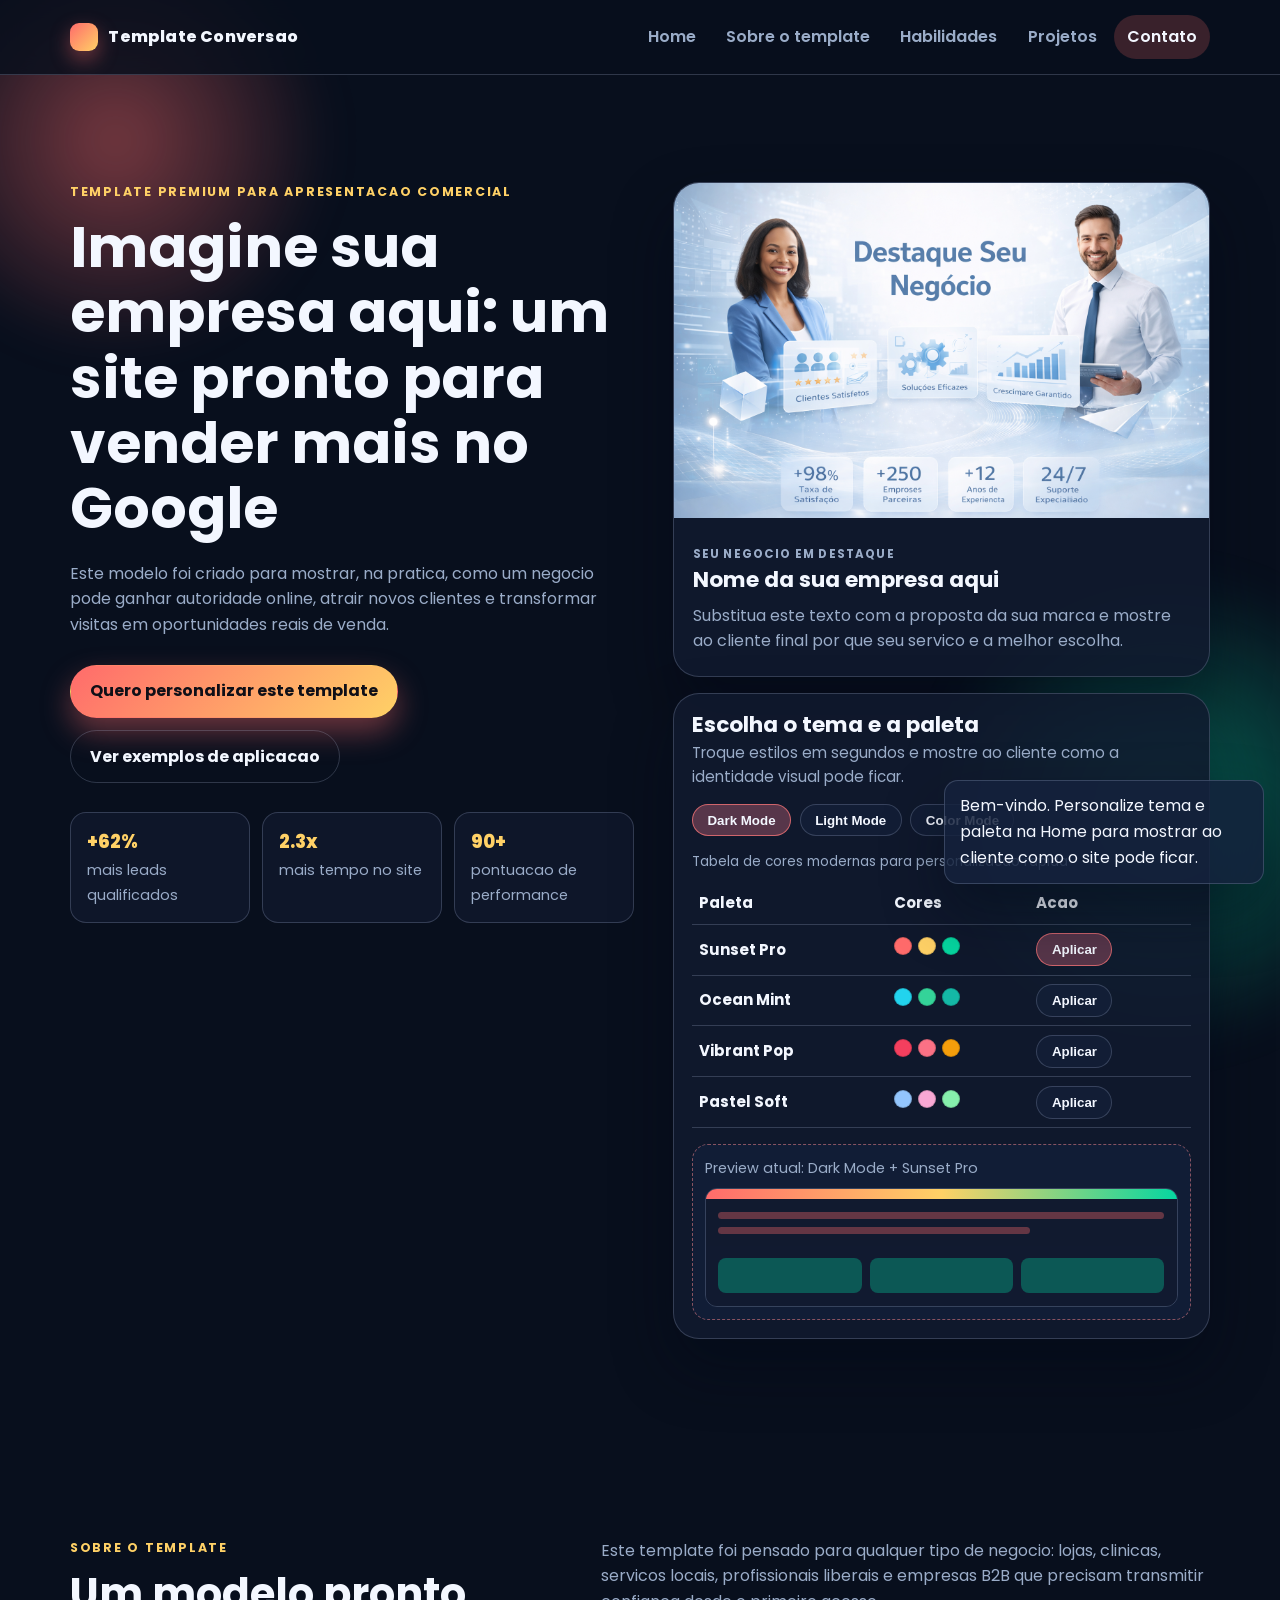
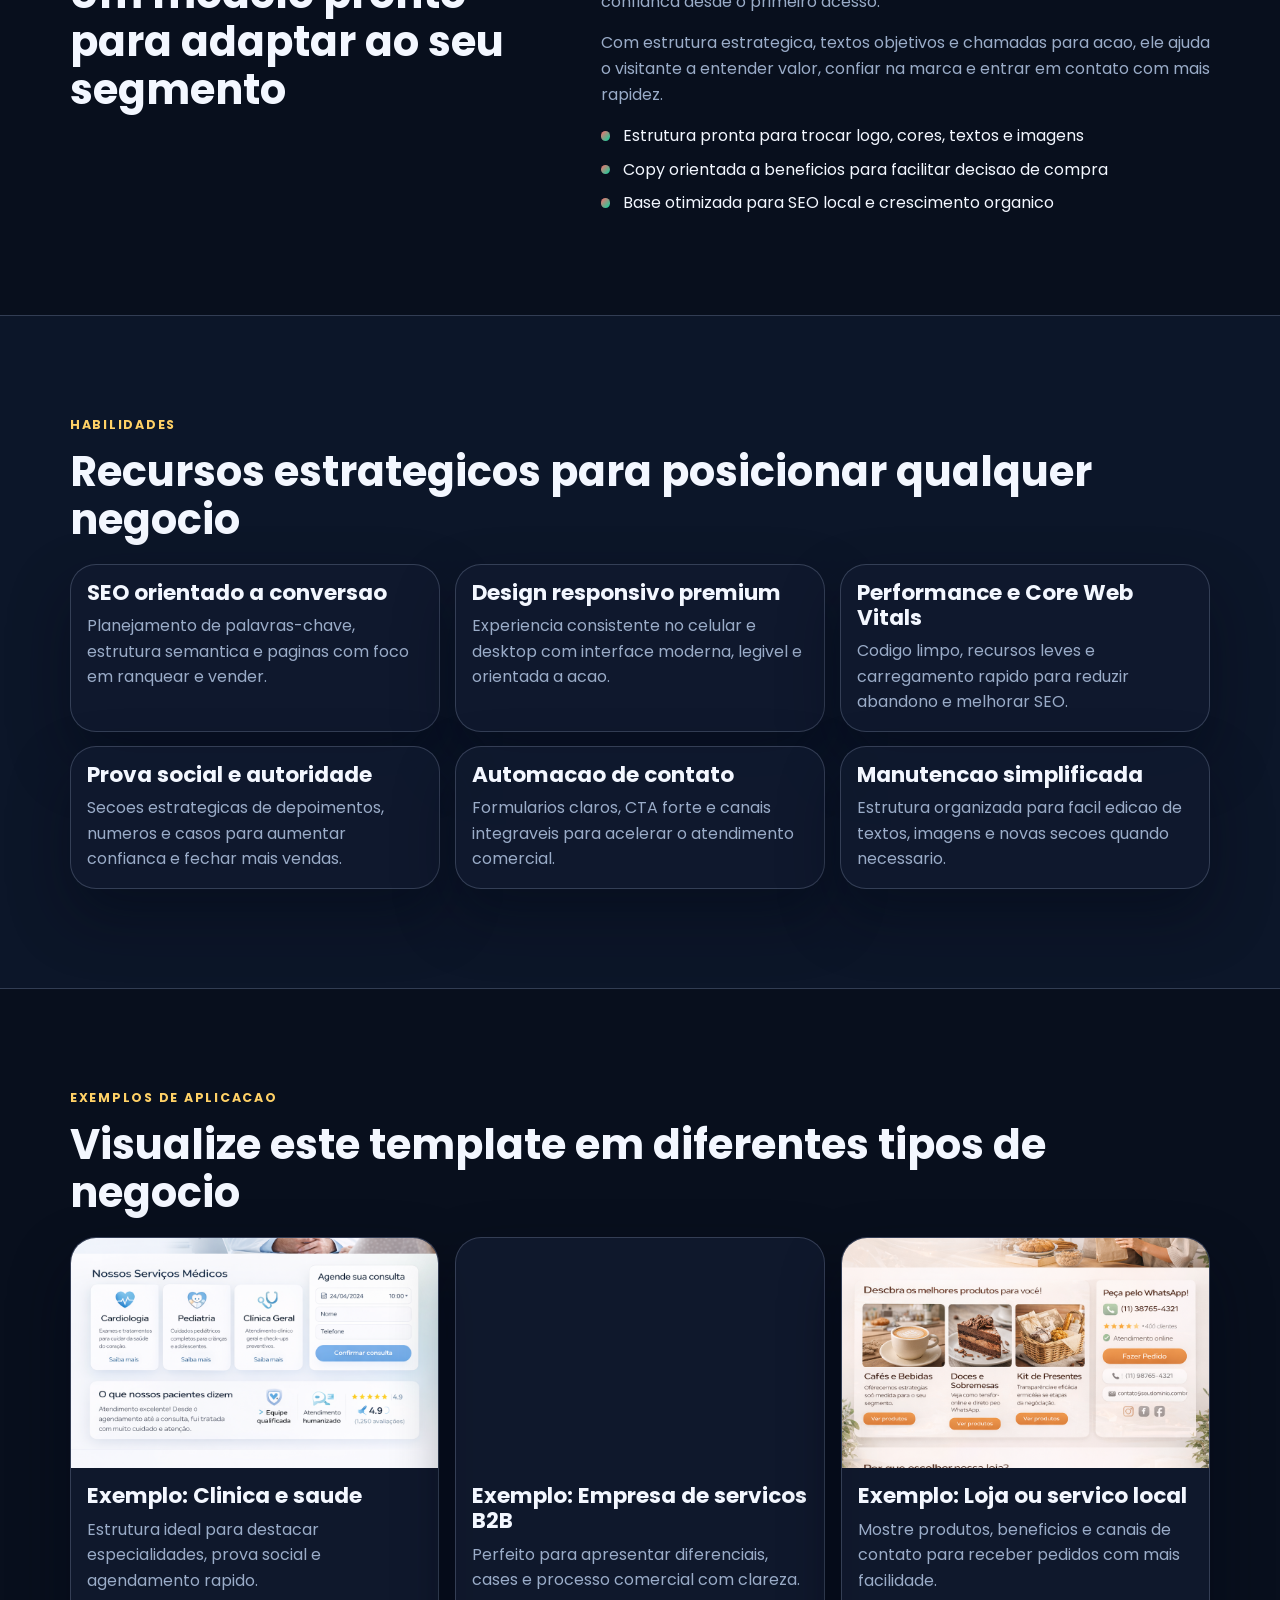
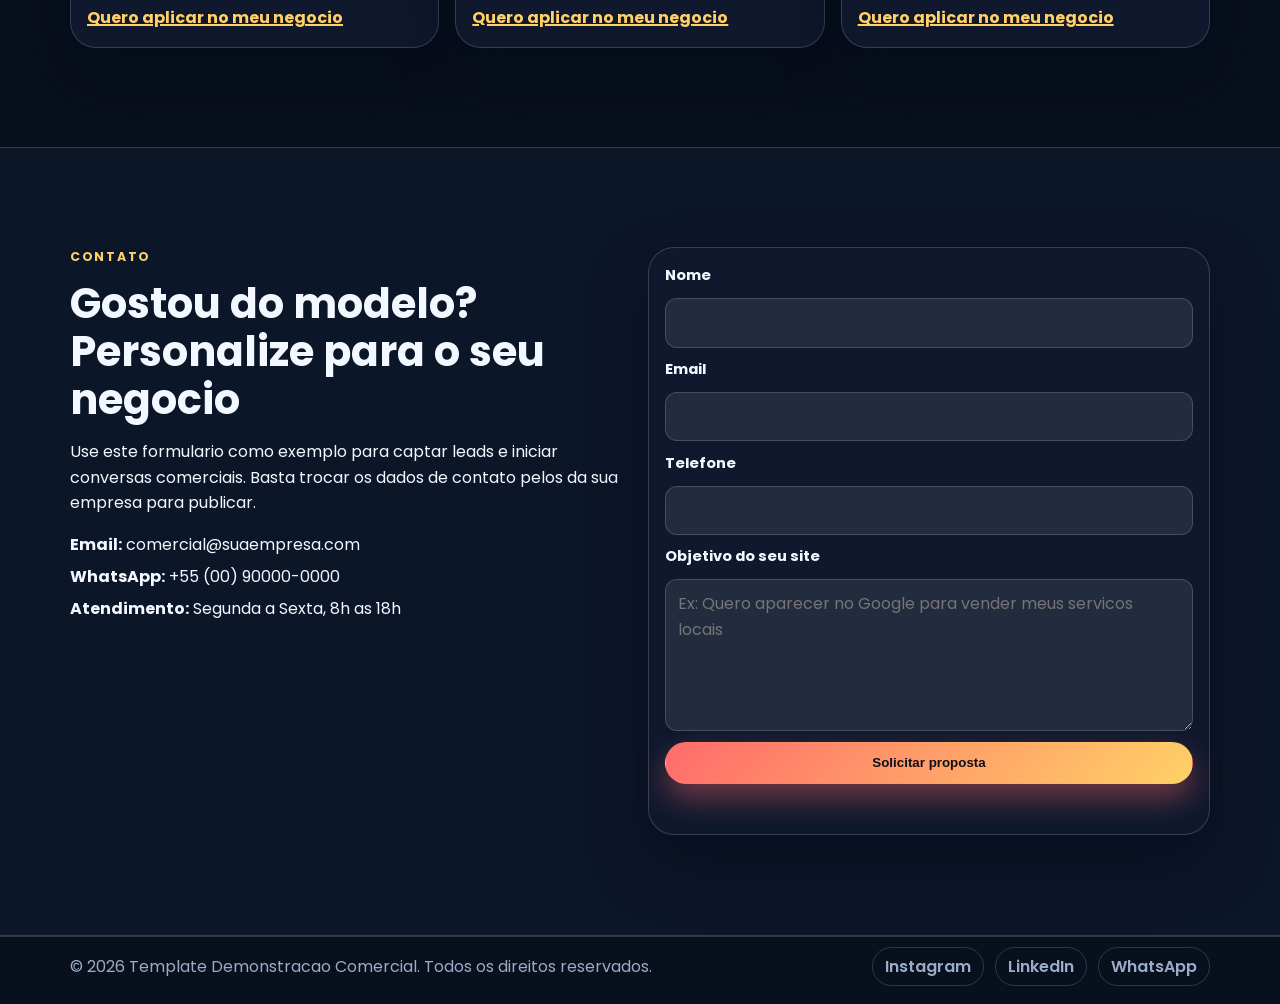
<file: index.html>
﻿<!doctype html>
<html lang="pt-BR" data-theme="dark" data-palette="sunset">
  <head>
    <meta charset="UTF-8" />
    <meta name="viewport" content="width=device-width, initial-scale=1.0" />
    <title>Template Pro Conversao | Site moderno para vender mais</title>
    <meta
      name="description"
      content="Template moderno, responsivo e focado em conversao para vender servicos digitais, ganhar visibilidade no Google e atrair mais clientes."
    />
    <meta
      name="keywords"
      content="site responsivo, template para venda, criacao de sites, SEO, marketing digital, Google"
    />
    <meta name="author" content="Template Demonstracao Comercial" />
    <meta name="theme-color" content="#0f172a" />
    <meta property="og:title" content="Template Pro Conversao" />
    <meta
      property="og:description"
      content="Mostre valor, gere autoridade e converta visitantes em clientes com um site rapido e moderno."
    />
    <meta property="og:type" content="website" />
    <link rel="preconnect" href="https://fonts.googleapis.com" />
    <link rel="preconnect" href="https://fonts.gstatic.com" crossorigin />
    <link
      href="https://fonts.googleapis.com/css2?family=Poppins:wght@400;500;600;700;800&display=swap"
      rel="stylesheet"
    />
    <link rel="stylesheet" href="assets/css/style.css" />
  </head>
  <body>
    <a class="skip-link" href="#main-content">Pular para o conteudo principal</a>

    <header class="site-header" id="topo">
      <div class="container nav-wrap">
        <a class="brand" href="#home" aria-label="Ir para Home">
          <span class="brand-mark" aria-hidden="true"></span>
          <span>Template Conversao</span>
        </a>

        <button
          class="menu-toggle"
          type="button"
          aria-expanded="false"
          aria-controls="main-nav"
          aria-label="Abrir menu"
        >
          <span></span>
          <span></span>
          <span></span>
        </button>

        <nav class="main-nav" id="main-nav" aria-label="Menu principal">
          <ul>
            <li><a href="#home">Home</a></li>
            <li><a href="#sobre">Sobre o template</a></li>
            <li><a href="#habilidades">Habilidades</a></li>
            <li><a href="#projetos">Projetos</a></li>
            <li><a href="#contato">Contato</a></li>
          </ul>
        </nav>
      </div>
    </header>

    <main id="main-content">
      <section class="hero section" id="home" aria-labelledby="home-title">
        <div class="container hero-grid">
          <div class="hero-copy reveal">
            <p class="eyebrow">Template premium para apresentacao comercial</p>
            <h1 id="home-title">Imagine sua empresa aqui: um site pronto para vender mais no Google</h1>
            <p class="lead">
              Este modelo foi criado para mostrar, na pratica, como um negocio pode ganhar autoridade online, atrair
              novos clientes e transformar visitas em oportunidades reais de venda.
            </p>
            <div class="cta-group">
              <a class="btn btn-primary" href="#contato">Quero personalizar este template</a>
              <a class="btn btn-ghost" href="#projetos">Ver exemplos de aplicacao</a>
            </div>
            <ul class="metric-list" aria-label="Resultados esperados">
              <li><strong>+62%</strong><span>mais leads qualificados</span></li>
              <li><strong>2.3x</strong><span>mais tempo no site</span></li>
              <li><strong>90+</strong><span>pontuacao de performance</span></li>
            </ul>
          </div>

          <div class="hero-showcase reveal">
            <article class="profile-card" aria-label="Exemplo de apresentacao comercial">
              <img
                src="assets/img/assetsimgproject-detail-01.png"
                alt="Imagem de exemplo para apresentacao de negocio online"
                loading="eager"
                decoding="async"
              />
              <div class="profile-content">
                <p class="profile-role">Seu negocio em destaque</p>
                <h2>Nome da sua empresa aqui</h2>
                <p>
                  Substitua este texto com a proposta da sua marca e mostre ao cliente final por que seu servico e a melhor escolha.
                </p>
              </div>
            </article>

            <article class="theme-lab" aria-labelledby="theme-lab-title">
              <h3 id="theme-lab-title">Escolha o tema e a paleta</h3>
              <p class="subtle">Troque estilos em segundos e mostre ao cliente como a identidade visual pode ficar.</p>

              <div class="theme-buttons" role="group" aria-label="Selecionar tema">
                <button type="button" class="chip" data-set-theme="dark">Dark Mode</button>
                <button type="button" class="chip" data-set-theme="light">Light Mode</button>
                <button type="button" class="chip" data-set-theme="pro">Color Mode</button>
              </div>

              <div class="table-wrap" role="region" aria-label="Tabela de paletas de cor">
                <table class="color-table">
                  <caption>
                    Tabela de cores modernas para personalizacao rapida
                  </caption>
                  <thead>
                    <tr>
                      <th scope="col">Paleta</th>
                      <th scope="col">Cores</th>
                      <th scope="col">Acao</th>
                    </tr>
                  </thead>
                  <tbody>
                    <tr>
                      <th scope="row">Sunset Pro</th>
                      <td>
                        <div class="swatches" aria-hidden="true">
                          <span class="sw-sunset-1"></span>
                          <span class="sw-sunset-2"></span>
                          <span class="sw-sunset-3"></span>
                        </div>
                      </td>
                      <td><button type="button" class="table-btn" data-set-palette="sunset">Aplicar</button></td>
                    </tr>
                    <tr>
                      <th scope="row">Ocean Mint</th>
                      <td>
                        <div class="swatches" aria-hidden="true">
                          <span class="sw-ocean-1"></span>
                          <span class="sw-ocean-2"></span>
                          <span class="sw-ocean-3"></span>
                        </div>
                      </td>
                      <td><button type="button" class="table-btn" data-set-palette="ocean">Aplicar</button></td>
                    </tr>
                    <tr>
                      <th scope="row">Vibrant Pop</th>
                      <td>
                        <div class="swatches" aria-hidden="true">
                          <span class="sw-vibrant-1"></span>
                          <span class="sw-vibrant-2"></span>
                          <span class="sw-vibrant-3"></span>
                        </div>
                      </td>
                      <td><button type="button" class="table-btn" data-set-palette="vibrant">Aplicar</button></td>
                    </tr>
                    <tr>
                      <th scope="row">Pastel Soft</th>
                      <td>
                        <div class="swatches" aria-hidden="true">
                          <span class="sw-pastel-1"></span>
                          <span class="sw-pastel-2"></span>
                          <span class="sw-pastel-3"></span>
                        </div>
                      </td>
                      <td><button type="button" class="table-btn" data-set-palette="pastel">Aplicar</button></td>
                    </tr>
                  </tbody>
                </table>
              </div>

              <div class="live-preview" aria-live="polite">
                <p id="preview-label" class="preview-label">Preview atual: Dark Mode + Sunset Pro</p>
                <div class="preview-window" aria-hidden="true">
                  <div class="preview-topbar"></div>
                  <div class="preview-hero">
                    <span></span>
                    <span></span>
                  </div>
                  <div class="preview-cards">
                    <i></i><i></i><i></i>
                  </div>
                </div>
              </div>
            </article>
          </div>
        </div>
      </section>

      <section class="section" id="sobre" aria-labelledby="sobre-title">
        <div class="container split reveal">
          <div>
            <p class="eyebrow">Sobre o template</p>
            <h2 id="sobre-title">Um modelo pronto para adaptar ao seu segmento</h2>
          </div>
          <div class="about-copy">
            <p>
              Este template foi pensado para qualquer tipo de negocio: lojas, clinicas, servicos locais, profissionais liberais
              e empresas B2B que precisam transmitir confianca desde o primeiro acesso.
            </p>
            <p>
              Com estrutura estrategica, textos objetivos e chamadas para acao, ele ajuda o visitante a entender valor, confiar
              na marca e entrar em contato com mais rapidez.
            </p>
            <ul class="check-list">
              <li>Estrutura pronta para trocar logo, cores, textos e imagens</li>
              <li>Copy orientada a beneficios para facilitar decisao de compra</li>
              <li>Base otimizada para SEO local e crescimento organico</li>
            </ul>
          </div>
        </div>
      </section>

      <section class="section alt" id="habilidades" aria-labelledby="habilidades-title">
        <div class="container reveal">
          <p class="eyebrow">Habilidades</p>
          <h2 id="habilidades-title">Recursos estrategicos para posicionar qualquer negocio</h2>
          <div class="skills-grid">
            <article class="skill-card">
              <h3>SEO orientado a conversao</h3>
              <p>Planejamento de palavras-chave, estrutura semantica e paginas com foco em ranquear e vender.</p>
            </article>
            <article class="skill-card">
              <h3>Design responsivo premium</h3>
              <p>Experiencia consistente no celular e desktop com interface moderna, legivel e orientada a acao.</p>
            </article>
            <article class="skill-card">
              <h3>Performance e Core Web Vitals</h3>
              <p>Codigo limpo, recursos leves e carregamento rapido para reduzir abandono e melhorar SEO.</p>
            </article>
            <article class="skill-card">
              <h3>Prova social e autoridade</h3>
              <p>Secoes estrategicas de depoimentos, numeros e casos para aumentar confianca e fechar mais vendas.</p>
            </article>
            <article class="skill-card">
              <h3>Automacao de contato</h3>
              <p>Formularios claros, CTA forte e canais integraveis para acelerar o atendimento comercial.</p>
            </article>
            <article class="skill-card">
              <h3>Manutencao simplificada</h3>
              <p>Estrutura organizada para facil edicao de textos, imagens e novas secoes quando necessario.</p>
            </article>
          </div>
        </div>
      </section>

      <section class="section" id="projetos" aria-labelledby="projetos-title">
        <div class="container reveal">
          <p class="eyebrow">Exemplos de aplicacao</p>
          <h2 id="projetos-title">Visualize este template em diferentes tipos de negocio</h2>
          <div class="projects-grid">
            <article class="project-card">
              <img
                src="assets/img/project-detail-08.png"
                alt="Exemplo de landing page para servicos locais"
                loading="lazy"
                decoding="async"
              />
              <div class="project-body">
                <h3>Exemplo: Clinica e saude</h3>
                <p>Estrutura ideal para destacar especialidades, prova social e agendamento rapido.</p>
                <a href="#contato">Quero aplicar no meu negocio</a>
              </div>
            </article>
            <article class="project-card">
              <img
                src="assets/img/project-detail-17.png"
                alt="Exemplo de site institucional para empresas B2B"
                loading="lazy"
                decoding="async"
              />
              <div class="project-body">
                <h3>Exemplo: Empresa de servicos B2B</h3>
                <p>Perfeito para apresentar diferenciais, cases e processo comercial com clareza.</p>
                <a href="#contato">Quero aplicar no meu negocio</a>
              </div>
            </article>
            <article class="project-card">
              <img
                src="assets/img/Loja local com produtos e benefícios.png"
                alt="Exemplo de portfolio digital para pequenos negocios"
                loading="lazy"
                decoding="async"
              />
              <div class="project-body">
                <h3>Exemplo: Loja ou servico local</h3>
                <p>Mostre produtos, beneficios e canais de contato para receber pedidos com mais facilidade.</p>
                <a href="#contato">Quero aplicar no meu negocio</a>
              </div>
            </article>
          </div>
        </div>
      </section>

      <section class="section alt" id="contato" aria-labelledby="contato-title">
        <div class="container contact-grid reveal">
          <div>
            <p class="eyebrow">Contato</p>
            <h2 id="contato-title">Gostou do modelo? Personalize para o seu negocio</h2>
            <p>
              Use este formulario como exemplo para captar leads e iniciar conversas comerciais. Basta trocar os dados de contato
              pelos da sua empresa para publicar.
            </p>
            <ul class="contact-list">
              <li><strong>Email:</strong> comercial@suaempresa.com</li>
              <li><strong>WhatsApp:</strong> +55 (00) 90000-0000</li>
              <li><strong>Atendimento:</strong> Segunda a Sexta, 8h as 18h</li>
            </ul>
          </div>

          <form class="contact-form" id="contact-form" action="#" method="post" novalidate>
            <label for="nome">Nome</label>
            <input id="nome" name="nome" type="text" autocomplete="name" required />

            <label for="email">Email</label>
            <input id="email" name="email" type="email" autocomplete="email" required />

            <label for="telefone">Telefone</label>
            <input id="telefone" name="telefone" type="tel" autocomplete="tel" />

            <label for="mensagem">Objetivo do seu site</label>
            <textarea
              id="mensagem"
              name="mensagem"
              rows="5"
              placeholder="Ex: Quero aparecer no Google para vender meus servicos locais"
              required
            ></textarea>

            <button class="btn btn-primary" type="submit">Solicitar proposta</button>
            <p class="form-feedback" id="form-feedback" role="status" aria-live="polite"></p>
          </form>
        </div>
      </section>
    </main>

    <footer class="site-footer">
      <div class="container footer-grid">
        <p>© <span id="year"></span> Template Demonstracao Comercial. Todos os direitos reservados.</p>
        <ul class="social-links" aria-label="Redes sociais">
          <li><a>Instagram</a></li>
          <li><a>LinkedIn</a></li>
          <li><a>WhatsApp</a></li>
        </ul>
      </div>
    </footer>

    <script src="assets/js/script.js" defer></script>
  </body>
</html>
</file>
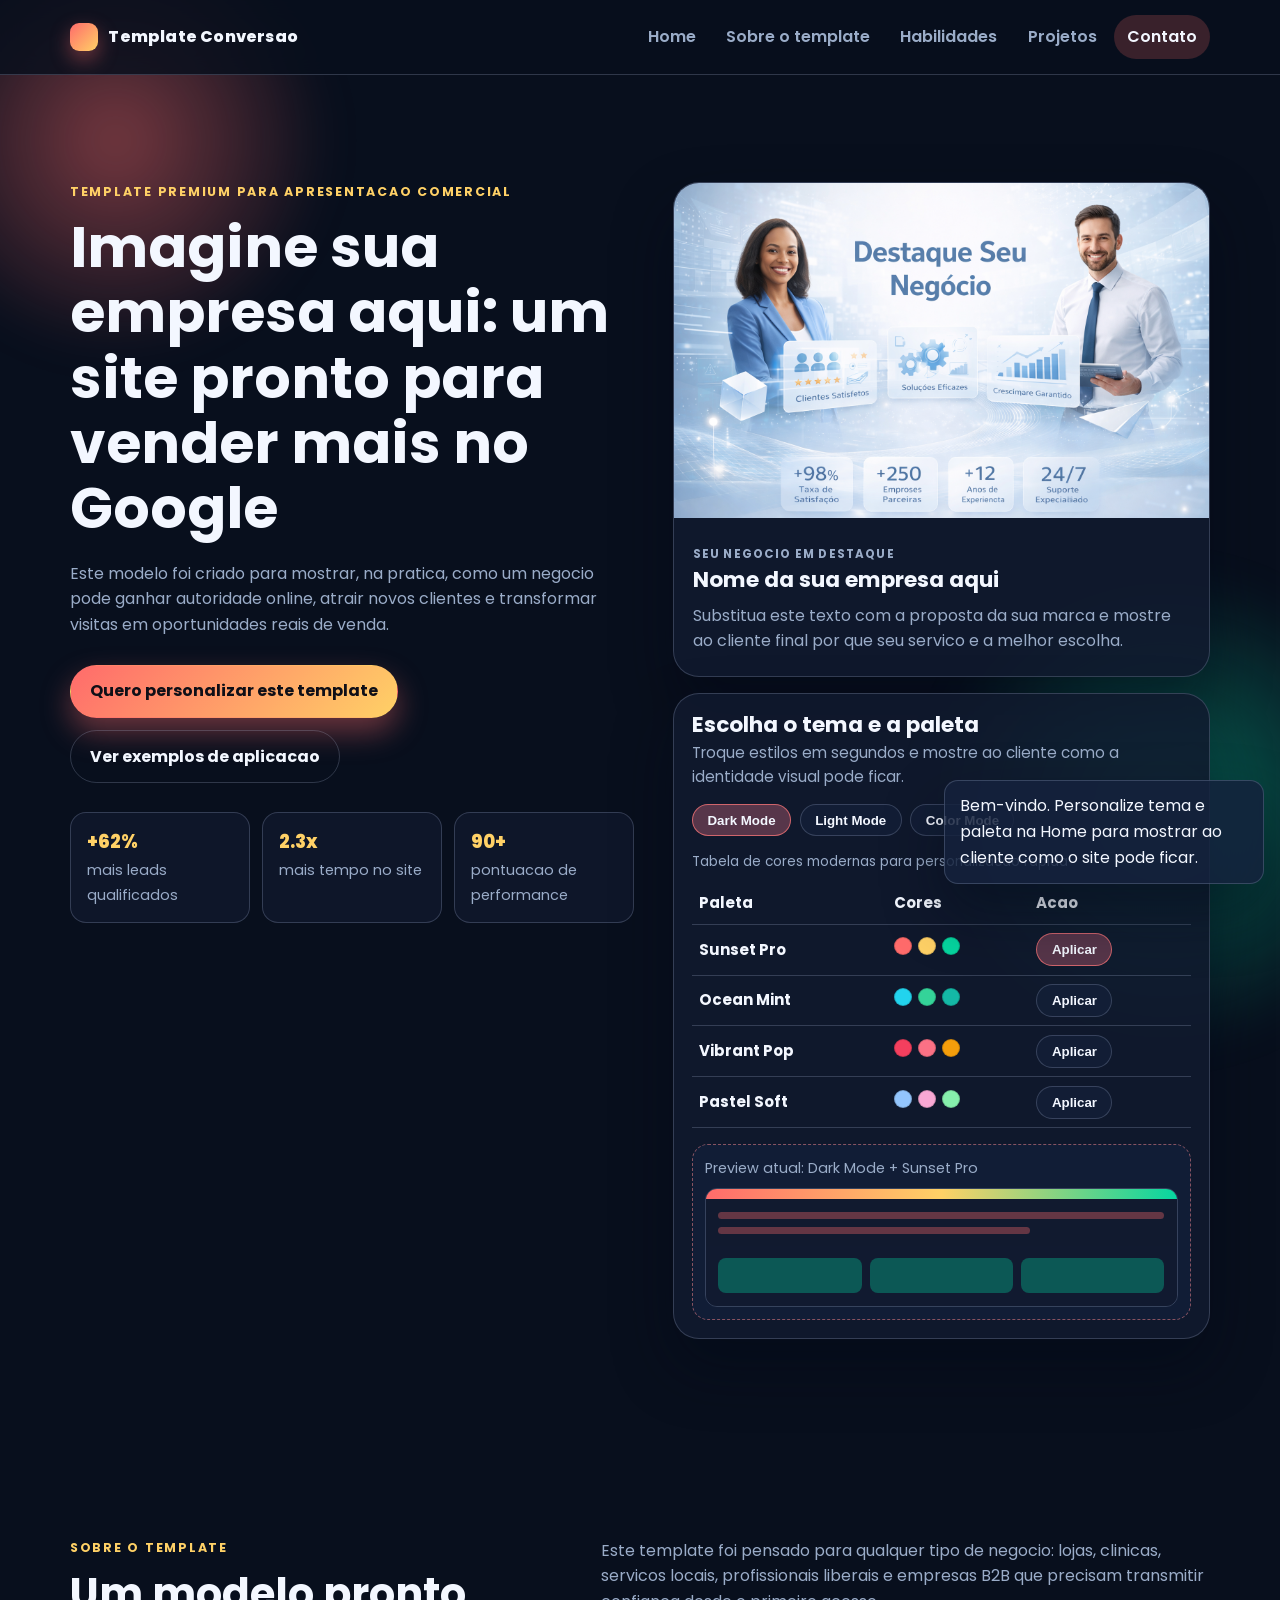
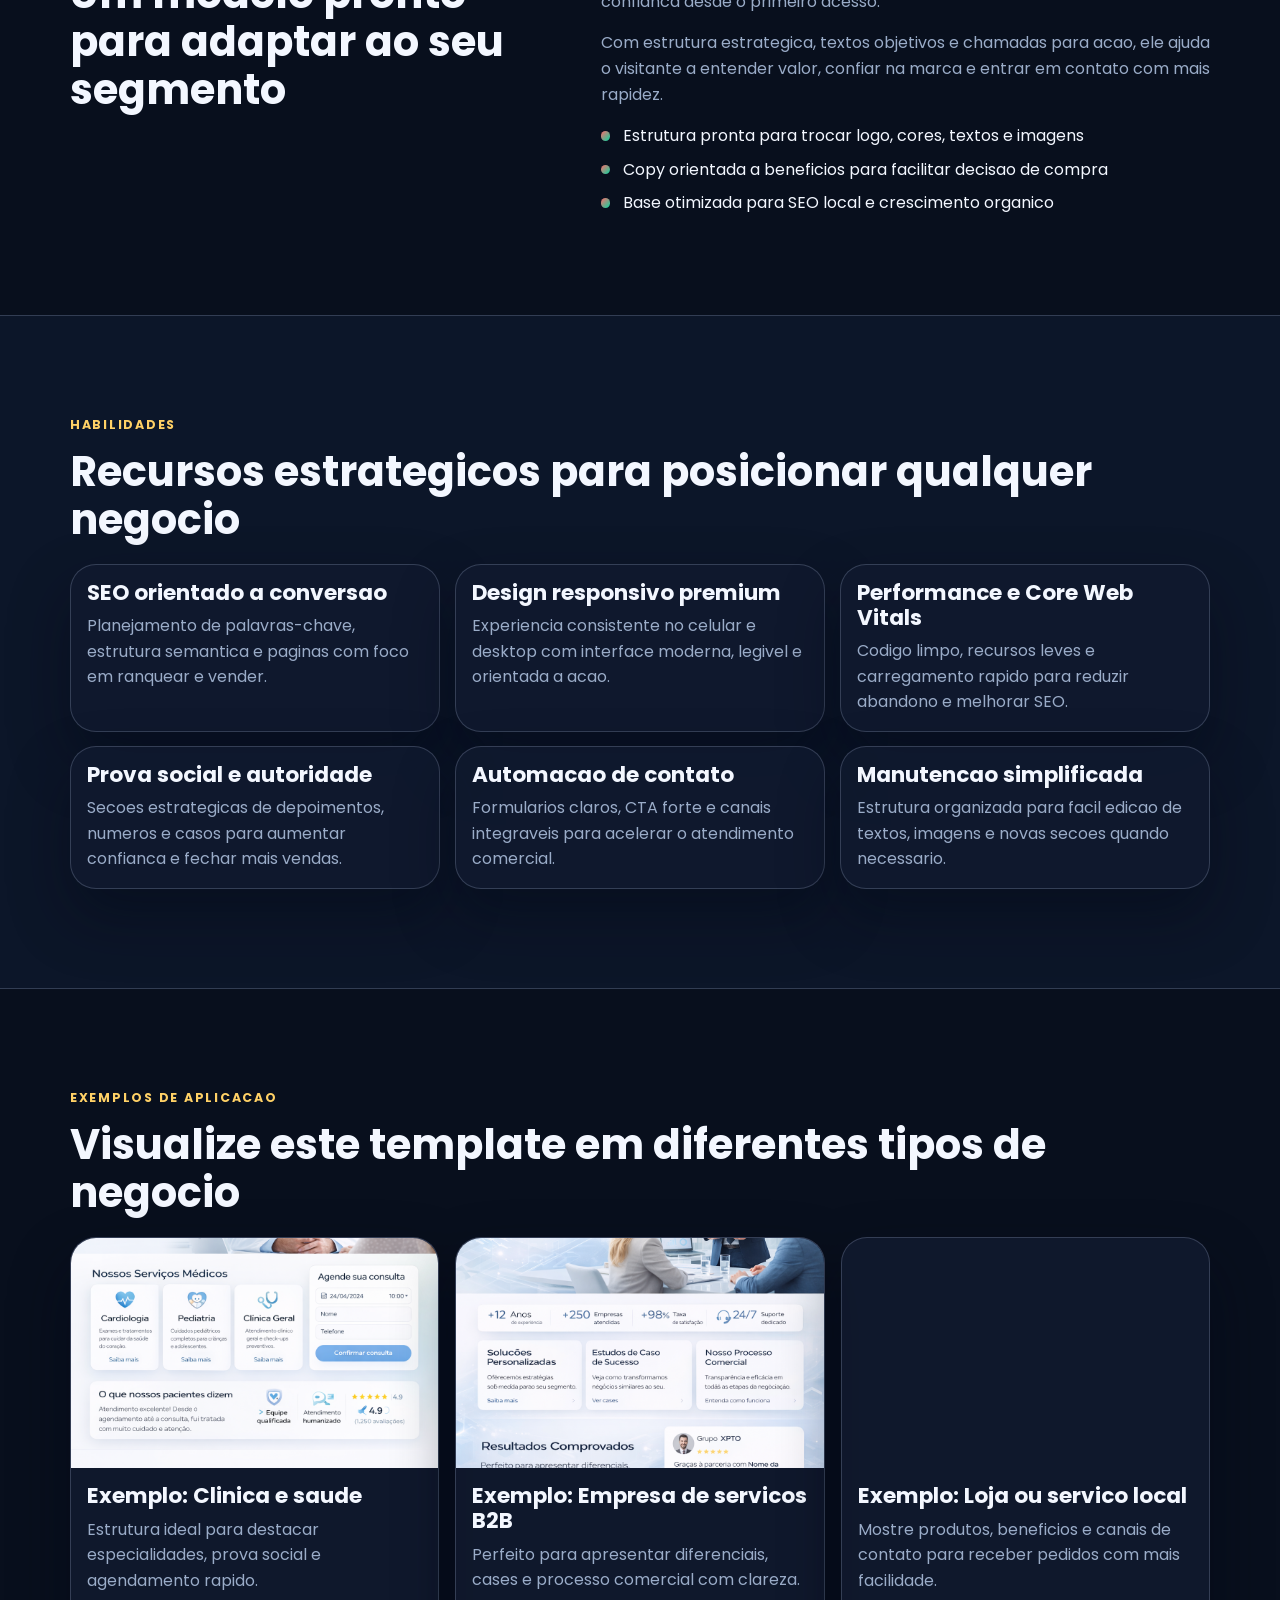
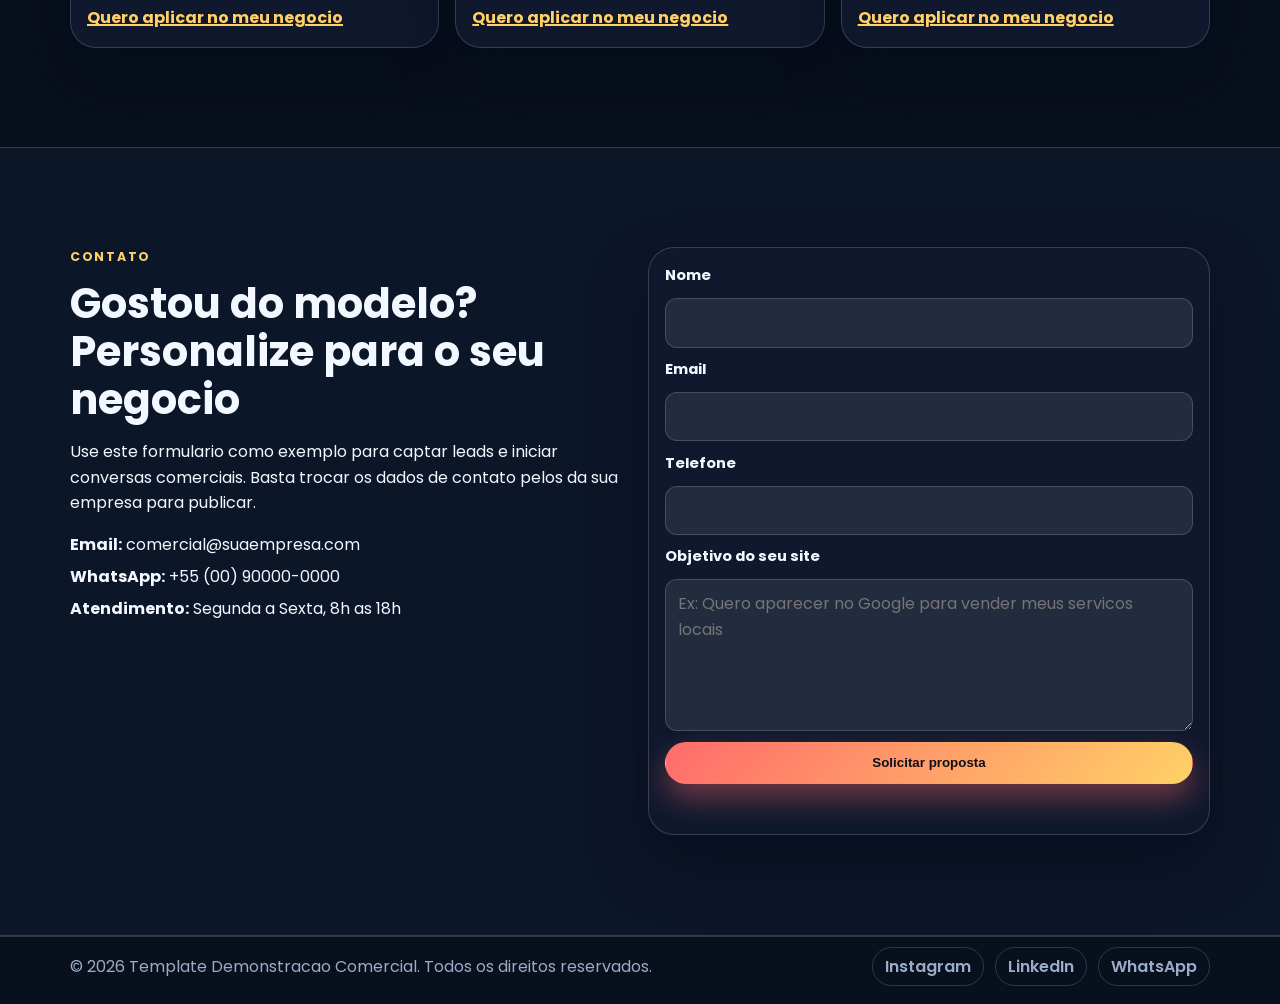
<file: template/index.html>
﻿<!doctype html>
<html lang="pt-BR" data-theme="dark" data-palette="sunset">
  <head>
    <meta charset="UTF-8" />
    <meta name="viewport" content="width=device-width, initial-scale=1.0" />
    <title>Template Pro Conversao | Site moderno para vender mais</title>
    <meta
      name="description"
      content="Template moderno, responsivo e focado em conversao para vender servicos digitais, ganhar visibilidade no Google e atrair mais clientes."
    />
    <meta
      name="keywords"
      content="site responsivo, template para venda, criacao de sites, SEO, marketing digital, Google"
    />
    <meta name="author" content="Template Demonstracao Comercial" />
    <meta name="theme-color" content="#0f172a" />
    <meta property="og:title" content="Template Pro Conversao" />
    <meta
      property="og:description"
      content="Mostre valor, gere autoridade e converta visitantes em clientes com um site rapido e moderno."
    />
    <meta property="og:type" content="website" />
    <link rel="preconnect" href="https://fonts.googleapis.com" />
    <link rel="preconnect" href="https://fonts.gstatic.com" crossorigin />
    <link
      href="https://fonts.googleapis.com/css2?family=Poppins:wght@400;500;600;700;800&display=swap"
      rel="stylesheet"
    />
    <link rel="stylesheet" href="assets/css/style.css" />
  </head>
  <body>
    <a class="skip-link" href="#main-content">Pular para o conteudo principal</a>

    <header class="site-header" id="topo">
      <div class="container nav-wrap">
        <a class="brand" href="#home" aria-label="Ir para Home">
          <span class="brand-mark" aria-hidden="true"></span>
          <span>Template Conversao</span>
        </a>

        <button
          class="menu-toggle"
          type="button"
          aria-expanded="false"
          aria-controls="main-nav"
          aria-label="Abrir menu"
        >
          <span></span>
          <span></span>
          <span></span>
        </button>

        <nav class="main-nav" id="main-nav" aria-label="Menu principal">
          <ul>
            <li><a href="#home">Home</a></li>
            <li><a href="#sobre">Sobre o template</a></li>
            <li><a href="#habilidades">Habilidades</a></li>
            <li><a href="#projetos">Projetos</a></li>
            <li><a href="#contato">Contato</a></li>
          </ul>
        </nav>
      </div>
    </header>

    <main id="main-content">
      <section class="hero section" id="home" aria-labelledby="home-title">
        <div class="container hero-grid">
          <div class="hero-copy reveal">
            <p class="eyebrow">Template premium para apresentacao comercial</p>
            <h1 id="home-title">Imagine sua empresa aqui: um site pronto para vender mais no Google</h1>
            <p class="lead">
              Este modelo foi criado para mostrar, na pratica, como um negocio pode ganhar autoridade online, atrair
              novos clientes e transformar visitas em oportunidades reais de venda.
            </p>
            <div class="cta-group">
              <a class="btn btn-primary" href="#contato">Quero personalizar este template</a>
              <a class="btn btn-ghost" href="#projetos">Ver exemplos de aplicacao</a>
            </div>
            <ul class="metric-list" aria-label="Resultados esperados">
              <li><strong>+62%</strong><span>mais leads qualificados</span></li>
              <li><strong>2.3x</strong><span>mais tempo no site</span></li>
              <li><strong>90+</strong><span>pontuacao de performance</span></li>
            </ul>
          </div>

          <div class="hero-showcase reveal">
            <article class="profile-card" aria-label="Exemplo de apresentacao comercial">
              <img
                src="assets/img/assetsimgproject-detail-01.png"
                alt="Imagem de exemplo para apresentacao de negocio online"
                loading="eager"
                decoding="async"
              />
              <div class="profile-content">
                <p class="profile-role">Seu negocio em destaque</p>
                <h2>Nome da sua empresa aqui</h2>
                <p>
                  Substitua este texto com a proposta da sua marca e mostre ao cliente final por que seu servico e a melhor escolha.
                </p>
              </div>
            </article>

            <article class="theme-lab" aria-labelledby="theme-lab-title">
              <h3 id="theme-lab-title">Escolha o tema e a paleta</h3>
              <p class="subtle">Troque estilos em segundos e mostre ao cliente como a identidade visual pode ficar.</p>

              <div class="theme-buttons" role="group" aria-label="Selecionar tema">
                <button type="button" class="chip" data-set-theme="dark">Dark Mode</button>
                <button type="button" class="chip" data-set-theme="light">Light Mode</button>
                <button type="button" class="chip" data-set-theme="pro">Color Mode</button>
              </div>

              <div class="table-wrap" role="region" aria-label="Tabela de paletas de cor">
                <table class="color-table">
                  <caption>
                    Tabela de cores modernas para personalizacao rapida
                  </caption>
                  <thead>
                    <tr>
                      <th scope="col">Paleta</th>
                      <th scope="col">Cores</th>
                      <th scope="col">Acao</th>
                    </tr>
                  </thead>
                  <tbody>
                    <tr>
                      <th scope="row">Sunset Pro</th>
                      <td>
                        <div class="swatches" aria-hidden="true">
                          <span class="sw-sunset-1"></span>
                          <span class="sw-sunset-2"></span>
                          <span class="sw-sunset-3"></span>
                        </div>
                      </td>
                      <td><button type="button" class="table-btn" data-set-palette="sunset">Aplicar</button></td>
                    </tr>
                    <tr>
                      <th scope="row">Ocean Mint</th>
                      <td>
                        <div class="swatches" aria-hidden="true">
                          <span class="sw-ocean-1"></span>
                          <span class="sw-ocean-2"></span>
                          <span class="sw-ocean-3"></span>
                        </div>
                      </td>
                      <td><button type="button" class="table-btn" data-set-palette="ocean">Aplicar</button></td>
                    </tr>
                    <tr>
                      <th scope="row">Vibrant Pop</th>
                      <td>
                        <div class="swatches" aria-hidden="true">
                          <span class="sw-vibrant-1"></span>
                          <span class="sw-vibrant-2"></span>
                          <span class="sw-vibrant-3"></span>
                        </div>
                      </td>
                      <td><button type="button" class="table-btn" data-set-palette="vibrant">Aplicar</button></td>
                    </tr>
                    <tr>
                      <th scope="row">Pastel Soft</th>
                      <td>
                        <div class="swatches" aria-hidden="true">
                          <span class="sw-pastel-1"></span>
                          <span class="sw-pastel-2"></span>
                          <span class="sw-pastel-3"></span>
                        </div>
                      </td>
                      <td><button type="button" class="table-btn" data-set-palette="pastel">Aplicar</button></td>
                    </tr>
                  </tbody>
                </table>
              </div>

              <div class="live-preview" aria-live="polite">
                <p id="preview-label" class="preview-label">Preview atual: Dark Mode + Sunset Pro</p>
                <div class="preview-window" aria-hidden="true">
                  <div class="preview-topbar"></div>
                  <div class="preview-hero">
                    <span></span>
                    <span></span>
                  </div>
                  <div class="preview-cards">
                    <i></i><i></i><i></i>
                  </div>
                </div>
              </div>
            </article>
          </div>
        </div>
      </section>

      <section class="section" id="sobre" aria-labelledby="sobre-title">
        <div class="container split reveal">
          <div>
            <p class="eyebrow">Sobre o template</p>
            <h2 id="sobre-title">Um modelo pronto para adaptar ao seu segmento</h2>
          </div>
          <div class="about-copy">
            <p>
              Este template foi pensado para qualquer tipo de negocio: lojas, clinicas, servicos locais, profissionais liberais
              e empresas B2B que precisam transmitir confianca desde o primeiro acesso.
            </p>
            <p>
              Com estrutura estrategica, textos objetivos e chamadas para acao, ele ajuda o visitante a entender valor, confiar
              na marca e entrar em contato com mais rapidez.
            </p>
            <ul class="check-list">
              <li>Estrutura pronta para trocar logo, cores, textos e imagens</li>
              <li>Copy orientada a beneficios para facilitar decisao de compra</li>
              <li>Base otimizada para SEO local e crescimento organico</li>
            </ul>
          </div>
        </div>
      </section>

      <section class="section alt" id="habilidades" aria-labelledby="habilidades-title">
        <div class="container reveal">
          <p class="eyebrow">Habilidades</p>
          <h2 id="habilidades-title">Recursos estrategicos para posicionar qualquer negocio</h2>
          <div class="skills-grid">
            <article class="skill-card">
              <h3>SEO orientado a conversao</h3>
              <p>Planejamento de palavras-chave, estrutura semantica e paginas com foco em ranquear e vender.</p>
            </article>
            <article class="skill-card">
              <h3>Design responsivo premium</h3>
              <p>Experiencia consistente no celular e desktop com interface moderna, legivel e orientada a acao.</p>
            </article>
            <article class="skill-card">
              <h3>Performance e Core Web Vitals</h3>
              <p>Codigo limpo, recursos leves e carregamento rapido para reduzir abandono e melhorar SEO.</p>
            </article>
            <article class="skill-card">
              <h3>Prova social e autoridade</h3>
              <p>Secoes estrategicas de depoimentos, numeros e casos para aumentar confianca e fechar mais vendas.</p>
            </article>
            <article class="skill-card">
              <h3>Automacao de contato</h3>
              <p>Formularios claros, CTA forte e canais integraveis para acelerar o atendimento comercial.</p>
            </article>
            <article class="skill-card">
              <h3>Manutencao simplificada</h3>
              <p>Estrutura organizada para facil edicao de textos, imagens e novas secoes quando necessario.</p>
            </article>
          </div>
        </div>
      </section>

      <section class="section" id="projetos" aria-labelledby="projetos-title">
        <div class="container reveal">
          <p class="eyebrow">Exemplos de aplicacao</p>
          <h2 id="projetos-title">Visualize este template em diferentes tipos de negocio</h2>
          <div class="projects-grid">
            <article class="project-card">
              <img
                src="assets/img/project-detail-08.png"
                alt="Exemplo de landing page para servicos locais"
                loading="lazy"
                decoding="async"
              />
              <div class="project-body">
                <h3>Exemplo: Clinica e saude</h3>
                <p>Estrutura ideal para destacar especialidades, prova social e agendamento rapido.</p>
                <a href="#contato">Quero aplicar no meu negocio</a>
              </div>
            </article>
            <article class="project-card">
              <img
                src="assets/img/project-detail-17.png"
                alt="Exemplo de site institucional para empresas B2B"
                loading="lazy"
                decoding="async"
              />
              <div class="project-body">
                <h3>Exemplo: Empresa de servicos B2B</h3>
                <p>Perfeito para apresentar diferenciais, cases e processo comercial com clareza.</p>
                <a href="#contato">Quero aplicar no meu negocio</a>
              </div>
            </article>
            <article class="project-card">
              <img
                src="assets/img/Loja local com produtos e benefícios.png"
                alt="Exemplo de portfolio digital para pequenos negocios"
                loading="lazy"
                decoding="async"
              />
              <div class="project-body">
                <h3>Exemplo: Loja ou servico local</h3>
                <p>Mostre produtos, beneficios e canais de contato para receber pedidos com mais facilidade.</p>
                <a href="#contato">Quero aplicar no meu negocio</a>
              </div>
            </article>
          </div>
        </div>
      </section>

      <section class="section alt" id="contato" aria-labelledby="contato-title">
        <div class="container contact-grid reveal">
          <div>
            <p class="eyebrow">Contato</p>
            <h2 id="contato-title">Gostou do modelo? Personalize para o seu negocio</h2>
            <p>
              Use este formulario como exemplo para captar leads e iniciar conversas comerciais. Basta trocar os dados de contato
              pelos da sua empresa para publicar.
            </p>
            <ul class="contact-list">
              <li><strong>Email:</strong> comercial@suaempresa.com</li>
              <li><strong>WhatsApp:</strong> +55 (00) 90000-0000</li>
              <li><strong>Atendimento:</strong> Segunda a Sexta, 8h as 18h</li>
            </ul>
          </div>

          <form class="contact-form" id="contact-form" action="#" method="post" novalidate>
            <label for="nome">Nome</label>
            <input id="nome" name="nome" type="text" autocomplete="name" required />

            <label for="email">Email</label>
            <input id="email" name="email" type="email" autocomplete="email" required />

            <label for="telefone">Telefone</label>
            <input id="telefone" name="telefone" type="tel" autocomplete="tel" />

            <label for="mensagem">Objetivo do seu site</label>
            <textarea
              id="mensagem"
              name="mensagem"
              rows="5"
              placeholder="Ex: Quero aparecer no Google para vender meus servicos locais"
              required
            ></textarea>

            <button class="btn btn-primary" type="submit">Solicitar proposta</button>
            <p class="form-feedback" id="form-feedback" role="status" aria-live="polite"></p>
          </form>
        </div>
      </section>
    </main>

    <footer class="site-footer">
      <div class="container footer-grid">
        <p>© <span id="year"></span> Template Demonstracao Comercial. Todos os direitos reservados.</p>
        <ul class="social-links" aria-label="Redes sociais">
          <li><a href="https://instagram.com" target="_blank" rel="noopener noreferrer">Instagram</a></li>
          <li><a href="https://linkedin.com" target="_blank" rel="noopener noreferrer">LinkedIn</a></li>
          <li><a href="https://wa.me/5511900000000" target="_blank" rel="noopener noreferrer">WhatsApp</a></li>
        </ul>
      </div>
    </footer>

    <script src="assets/js/script.js" defer></script>
  </body>
</html>
</file>
<file: assets/css/style.css>
:root {
  color-scheme: dark;
  --font-heading: "Poppins", "Segoe UI", sans-serif;
  --font-body: "Poppins", "Segoe UI", sans-serif;

  --bg: #080f1d;
  --bg-elev: #111a2f;
  --surface: rgba(17, 26, 47, 0.86);
  --surface-strong: #15223d;
  --text: #f3f7ff;
  --muted: #9aacc8;
  --stroke: rgba(185, 202, 230, 0.22);
  --shadow: 0 28px 60px rgba(2, 8, 23, 0.45);

  --accent: #ff6b6b;
  --accent-2: #ffd166;
  --accent-3: #06d6a0;

  --radius-lg: 26px;
  --radius-md: 16px;
  --radius-sm: 10px;
  --space: clamp(1rem, 0.8rem + 1vw, 1.75rem);
  --container: min(1140px, 92vw);

  --transition: 220ms ease;
}

html[data-theme="dark"] {
  color-scheme: dark;
  --bg: #080f1d;
  --bg-elev: #111a2f;
  --surface: rgba(17, 26, 47, 0.86);
  --surface-strong: #15223d;
  --text: #f3f7ff;
  --muted: #9aacc8;
  --stroke: rgba(185, 202, 230, 0.22);
  --shadow: 0 28px 60px rgba(2, 8, 23, 0.45);
}

html[data-theme="light"] {
  color-scheme: light;
  --bg: #f2f6fc;
  --bg-elev: #ffffff;
  --surface: rgba(255, 255, 255, 0.92);
  --surface-strong: #ffffff;
  --text: #0f1b2d;
  --muted: #4a5a75;
  --stroke: rgba(15, 23, 42, 0.14);
  --shadow: 0 20px 50px rgba(15, 23, 42, 0.14);
}

html[data-theme="pro"] {
  color-scheme: dark;
  --bg: #0d121e;
  --bg-elev: #121827;
  --surface: rgba(18, 24, 39, 0.9);
  --surface-strong: #192338;
  --text: #edf2ff;
  --muted: #a2b1c7;
  --stroke: rgba(195, 211, 236, 0.2);
  --shadow: 0 26px 56px rgba(0, 5, 15, 0.48);
}

html[data-palette="sunset"] {
  --accent: #ff6b6b;
  --accent-2: #ffd166;
  --accent-3: #06d6a0;
}

html[data-palette="ocean"] {
  --accent: #22d3ee;
  --accent-2: #34d399;
  --accent-3: #14b8a6;
}

html[data-palette="vibrant"] {
  --accent: #f43f5e;
  --accent-2: #fb7185;
  --accent-3: #f59e0b;
}

html[data-palette="pastel"] {
  --accent: #93c5fd;
  --accent-2: #f9a8d4;
  --accent-3: #86efac;
}

* {
  box-sizing: border-box;
}

html {
  scroll-behavior: smooth;
}

body {
  margin: 0;
  font-family: var(--font-body);
  background: var(--bg);
  color: var(--text);
  line-height: 1.6;
  text-rendering: optimizeLegibility;
  position: relative;
  min-height: 100vh;
}

body::before,
body::after {
  content: "";
  position: fixed;
  inset: auto;
  z-index: -1;
  filter: blur(22px);
  pointer-events: none;
}

body::before {
  width: 34vw;
  height: 34vw;
  top: -6vw;
  left: -8vw;
  border-radius: 50%;
  background: radial-gradient(circle, color-mix(in srgb, var(--accent) 45%, transparent) 0%, transparent 70%);
}

body::after {
  width: 38vw;
  height: 38vw;
  right: -10vw;
  bottom: -12vw;
  border-radius: 50%;
  background: radial-gradient(circle, color-mix(in srgb, var(--accent-3) 45%, transparent) 0%, transparent 70%);
}

img {
  max-width: 100%;
  display: block;
}

a {
  color: inherit;
}

.container {
  width: var(--container);
  margin: 0 auto;
}

.skip-link {
  position: absolute;
  left: -999px;
  top: auto;
  width: 1px;
  height: 1px;
  overflow: hidden;
}

.skip-link:focus {
  left: 1rem;
  top: 1rem;
  width: auto;
  height: auto;
  padding: 0.7rem 1rem;
  border-radius: var(--radius-sm);
  background: var(--surface-strong);
  border: 1px solid var(--stroke);
  z-index: 9999;
}

.site-header {
  position: sticky;
  top: 0;
  z-index: 900;
  backdrop-filter: blur(10px);
  background: color-mix(in srgb, var(--bg) 82%, transparent);
  border-bottom: 1px solid var(--stroke);
}

.nav-wrap {
  display: flex;
  align-items: center;
  justify-content: space-between;
  gap: 1rem;
  min-height: 74px;
}

.brand {
  display: inline-flex;
  align-items: center;
  gap: 0.65rem;
  text-decoration: none;
  font-weight: 800;
  font-family: var(--font-heading);
  letter-spacing: 0.2px;
}

.brand-mark {
  width: 28px;
  height: 28px;
  border-radius: 9px;
  background: linear-gradient(135deg, var(--accent), var(--accent-2));
  box-shadow: 0 8px 20px color-mix(in srgb, var(--accent) 42%, transparent);
}

.main-nav ul {
  display: flex;
  list-style: none;
  margin: 0;
  padding: 0;
  gap: 0.3rem;
}

.main-nav a {
  display: inline-flex;
  text-decoration: none;
  font-weight: 600;
  color: var(--muted);
  padding: 0.55rem 0.8rem;
  border-radius: 999px;
  transition: color var(--transition), background-color var(--transition);
}

.main-nav a:hover,
.main-nav a:focus-visible,
.main-nav a.active {
  color: var(--text);
  background: color-mix(in srgb, var(--accent) 20%, transparent);
}

.menu-toggle {
  display: none;
  width: 42px;
  height: 42px;
  border-radius: 10px;
  border: 1px solid var(--stroke);
  background: transparent;
  padding: 8px;
  cursor: pointer;
}

.menu-toggle span {
  display: block;
  width: 100%;
  height: 2px;
  margin: 5px 0;
  background: var(--text);
  transition: transform var(--transition), opacity var(--transition);
}

.section {
  padding: clamp(4rem, 3rem + 4vw, 7rem) 0;
}

.section.alt {
  background: color-mix(in srgb, var(--surface-strong) 38%, transparent);
  border-block: 1px solid var(--stroke);
}

.eyebrow {
  margin: 0 0 0.8rem;
  text-transform: uppercase;
  letter-spacing: 0.14em;
  font-size: 0.78rem;
  font-weight: 700;
  color: var(--accent-2);
}

h1,
h2,
h3 {
  font-family: var(--font-heading);
  line-height: 1.15;
  margin: 0;
}

h1 {
  font-size: clamp(2rem, 1.35rem + 2.8vw, 3.55rem);
  max-width: 16ch;
}

h2 {
  font-size: clamp(1.6rem, 1.15rem + 1.8vw, 2.6rem);
}

h3 {
  font-size: clamp(1.05rem, 0.98rem + 0.5vw, 1.35rem);
}

.lead {
  margin-top: 1.2rem;
  color: var(--muted);
  max-width: 56ch;
}

.hero {
  padding-top: clamp(4.5rem, 3.5rem + 4vw, 7.5rem);
}

.hero-grid {
  display: grid;
  grid-template-columns: 1.05fr 1fr;
  gap: clamp(1.3rem, 1rem + 2vw, 2.4rem);
  align-items: start;
}

.cta-group {
  margin-top: 1.7rem;
  display: flex;
  flex-wrap: wrap;
  gap: 0.75rem;
}

.btn {
  display: inline-flex;
  align-items: center;
  justify-content: center;
  text-decoration: none;
  border-radius: 999px;
  padding: 0.8rem 1.2rem;
  font-weight: 700;
  border: 1px solid transparent;
  cursor: pointer;
  transition: transform var(--transition), box-shadow var(--transition), background-color var(--transition);
}

.btn:hover,
.btn:focus-visible {
  transform: translateY(-2px);
}

.btn-primary {
  background: linear-gradient(135deg, var(--accent), var(--accent-2));
  color: #0f0f17;
  box-shadow: 0 14px 30px color-mix(in srgb, var(--accent) 40%, transparent);
}

.btn-ghost {
  color: var(--text);
  border-color: var(--stroke);
  background: transparent;
}

.metric-list {
  margin: 1.8rem 0 0;
  padding: 0;
  list-style: none;
  display: grid;
  grid-template-columns: repeat(3, minmax(0, 1fr));
  gap: 0.75rem;
}

.metric-list li {
  padding: 0.9rem 1rem;
  border: 1px solid var(--stroke);
  border-radius: var(--radius-md);
  background: color-mix(in srgb, var(--surface) 85%, transparent);
}

.metric-list strong {
  display: block;
  font-size: 1.15rem;
  font-weight: 800;
  color: var(--accent-2);
}

.metric-list span {
  color: var(--muted);
  font-size: 0.9rem;
}

.hero-showcase {
  display: grid;
  gap: 1rem;
}

.profile-card,
.theme-lab,
.skill-card,
.project-card,
.contact-form {
  border-radius: var(--radius-lg);
  border: 1px solid var(--stroke);
  background: var(--surface);
  box-shadow: var(--shadow);
}

.profile-card {
  overflow: hidden;
}

.profile-card img {
  width: 100%;
  aspect-ratio: 16 / 10;
  object-fit: cover;
}

.profile-content {
  padding: 1.1rem 1.2rem 1.4rem;
}

.profile-role {
  margin: 0;
  color: var(--accent-3);
  text-transform: uppercase;
  letter-spacing: 0.1em;
  font-size: 0.73rem;
  font-weight: 700;
}

.profile-content h2 {
  font-size: 1.35rem;
  margin-top: 0.3rem;
}

.profile-content p {
  margin: 0.6rem 0 0;
  color: var(--muted);
}

.theme-lab {
  padding: 1.15rem;
}

.theme-lab h3 {
  margin-bottom: 0.2rem;
}

.subtle {
  margin: 0;
  color: var(--muted);
  font-size: 0.95rem;
}

.theme-buttons {
  margin-top: 0.9rem;
  display: flex;
  flex-wrap: wrap;
  gap: 0.55rem;
}

.chip,
.table-btn {
  border: 1px solid var(--stroke);
  border-radius: 999px;
  padding: 0.48rem 0.9rem;
  background: color-mix(in srgb, var(--surface-strong) 62%, transparent);
  color: var(--text);
  font-weight: 600;
  cursor: pointer;
  transition: transform var(--transition), background-color var(--transition), border-color var(--transition);
}

.chip:hover,
.chip:focus-visible,
.table-btn:hover,
.table-btn:focus-visible {
  transform: translateY(-1px);
  border-color: color-mix(in srgb, var(--accent) 58%, var(--stroke));
}

.chip.is-active,
.table-btn.is-active {
  background: color-mix(in srgb, var(--accent) 28%, var(--surface-strong));
  border-color: color-mix(in srgb, var(--accent) 68%, var(--stroke));
}

.table-wrap {
  margin-top: 0.95rem;
  overflow-x: auto;
}

.color-table {
  width: 100%;
  min-width: 320px;
  border-collapse: collapse;
  font-size: 0.94rem;
}

.color-table caption {
  text-align: left;
  font-size: 0.85rem;
  color: var(--muted);
  margin-bottom: 0.55rem;
}

.color-table th,
.color-table td {
  border-bottom: 1px solid var(--stroke);
  text-align: left;
  padding: 0.55rem 0.45rem;
}

.color-table th {
  color: var(--text);
}

.swatches {
  display: inline-flex;
  gap: 0.35rem;
}

.swatches span {
  width: 18px;
  height: 18px;
  border-radius: 50%;
  display: inline-block;
  background: var(--sw);
  border: 1px solid rgba(0, 0, 0, 0.18);
}

.sw-sunset-1 {
  --sw: #ff6b6b;
}

.sw-sunset-2 {
  --sw: #ffd166;
}

.sw-sunset-3 {
  --sw: #06d6a0;
}

.sw-ocean-1 {
  --sw: #22d3ee;
}

.sw-ocean-2 {
  --sw: #34d399;
}

.sw-ocean-3 {
  --sw: #14b8a6;
}

.sw-vibrant-1 {
  --sw: #f43f5e;
}

.sw-vibrant-2 {
  --sw: #fb7185;
}

.sw-vibrant-3 {
  --sw: #f59e0b;
}

.sw-pastel-1 {
  --sw: #93c5fd;
}

.sw-pastel-2 {
  --sw: #f9a8d4;
}

.sw-pastel-3 {
  --sw: #86efac;
}

.live-preview {
  margin-top: 0.95rem;
  padding: 0.75rem;
  border: 1px dashed color-mix(in srgb, var(--accent) 40%, var(--stroke));
  border-radius: var(--radius-md);
  background: color-mix(in srgb, var(--surface-strong) 66%, transparent);
}

.preview-label {
  margin: 0 0 0.55rem;
  font-size: 0.9rem;
  color: var(--muted);
}

.preview-window {
  border-radius: 12px;
  overflow: hidden;
  border: 1px solid var(--stroke);
}

.preview-topbar {
  height: 10px;
  background: linear-gradient(90deg, var(--accent), var(--accent-2), var(--accent-3));
}

.preview-hero {
  display: grid;
  gap: 0.48rem;
  padding: 0.78rem;
  background: var(--bg-elev);
}

.preview-hero span {
  display: block;
  height: 7px;
  border-radius: 999px;
  background: color-mix(in srgb, var(--accent) 35%, transparent);
}

.preview-hero span:nth-child(2) {
  width: 70%;
}

.preview-cards {
  display: grid;
  grid-template-columns: repeat(3, minmax(0, 1fr));
  gap: 0.5rem;
  padding: 0.78rem;
  background: color-mix(in srgb, var(--surface) 85%, transparent);
}

.preview-cards i {
  display: block;
  height: 35px;
  border-radius: 8px;
  background: color-mix(in srgb, var(--accent-3) 33%, transparent);
}

.split {
  display: grid;
  grid-template-columns: 0.9fr 1.1fr;
  gap: clamp(1rem, 0.7rem + 2vw, 2rem);
  align-items: start;
}

.about-copy p {
  margin: 0 0 1rem;
  color: var(--muted);
}

.check-list {
  list-style: none;
  margin: 0;
  padding: 0;
  display: grid;
  gap: 0.5rem;
}

.check-list li {
  position: relative;
  padding-left: 1.4rem;
}

.check-list li::before {
  content: "";
  position: absolute;
  left: 0;
  top: 0.5em;
  width: 0.58rem;
  height: 0.58rem;
  border-radius: 50%;
  background: linear-gradient(135deg, var(--accent), var(--accent-3));
}

.skills-grid {
  margin-top: 1.3rem;
  display: grid;
  grid-template-columns: repeat(3, minmax(0, 1fr));
  gap: 0.9rem;
}

.skill-card {
  padding: 1rem;
}

.skill-card h3 {
  margin-bottom: 0.45rem;
}

.skill-card p {
  margin: 0;
  color: var(--muted);
}

.projects-grid {
  margin-top: 1.3rem;
  display: grid;
  grid-template-columns: repeat(3, minmax(0, 1fr));
  gap: 1rem;
}

.project-card {
  overflow: hidden;
}

.project-card img {
  width: 100%;
  aspect-ratio: 16 / 10;
  object-fit: cover;
}

.project-body {
  padding: 1rem;
}

.project-body p {
  color: var(--muted);
  margin: 0.5rem 0 0.75rem;
}

.project-body a {
  color: var(--accent-2);
  text-decoration-thickness: 2px;
  font-weight: 700;
}

.contact-grid {
  display: grid;
  grid-template-columns: 1fr 1fr;
  gap: 1rem;
  align-items: start;
}

.contact-list {
  margin: 1rem 0 0;
  padding: 0;
  list-style: none;
  display: grid;
  gap: 0.4rem;
}

.contact-form {
  padding: 1rem;
  display: grid;
  gap: 0.65rem;
}

.contact-form label {
  font-weight: 700;
  font-size: 0.92rem;
}

.contact-form input,
.contact-form textarea {
  width: 100%;
  border: 1px solid var(--stroke);
  background: color-mix(in srgb, var(--bg-elev) 80%, white 8%);
  color: var(--text);
  border-radius: 12px;
  padding: 0.68rem 0.74rem;
  font: inherit;
}

.contact-form input:focus-visible,
.contact-form textarea:focus-visible,
.btn:focus-visible,
.chip:focus-visible,
.table-btn:focus-visible,
.main-nav a:focus-visible,
.menu-toggle:focus-visible {
  outline: 3px solid color-mix(in srgb, var(--accent-2) 52%, transparent);
  outline-offset: 2px;
}

.form-feedback {
  min-height: 1.3em;
  margin: 0.2rem 0 0;
  color: var(--accent-3);
  font-weight: 600;
}

.site-footer {
  border-top: 1px solid var(--stroke);
  padding: 1.1rem 0 1.5rem;
}

.footer-grid {
  display: flex;
  align-items: center;
  justify-content: space-between;
  gap: 0.9rem;
  flex-wrap: wrap;
}

.footer-grid p {
  margin: 0;
  color: var(--muted);
}

.social-links {
  list-style: none;
  margin: 0;
  padding: 0;
  display: flex;
  gap: 0.7rem;
  flex-wrap: wrap;
}

.social-links a {
  text-decoration: none;
  font-weight: 600;
  color: var(--muted);
  border: 1px solid var(--stroke);
  border-radius: 999px;
  padding: 0.45rem 0.75rem;
}

.social-links a:hover,
.social-links a:focus-visible {
  color: var(--text);
  background: color-mix(in srgb, var(--accent) 20%, transparent);
}

.reveal {
  opacity: 0;
  transform: translateY(16px);
  transition: opacity 500ms ease, transform 500ms ease;
}

.reveal.is-visible {
  opacity: 1;
  transform: translateY(0);
}

.toast {
  position: fixed;
  right: 1rem;
  bottom: 1rem;
  max-width: 320px;
  border-radius: 14px;
  border: 1px solid var(--stroke);
  background: color-mix(in srgb, var(--surface-strong) 85%, transparent);
  color: var(--text);
  padding: 0.8rem 0.95rem;
  box-shadow: var(--shadow);
  z-index: 980;
}

@media (max-width: 1080px) {
  .hero-grid,
  .split,
  .contact-grid {
    grid-template-columns: 1fr;
  }

  .metric-list,
  .skills-grid,
  .projects-grid {
    grid-template-columns: repeat(2, minmax(0, 1fr));
  }
}

@media (max-width: 860px) {
  .menu-toggle {
    display: inline-block;
  }

  .main-nav {
    position: absolute;
    top: 74px;
    left: 0;
    right: 0;
    width: var(--container);
    margin: 0 auto;
    border: 1px solid var(--stroke);
    border-radius: 14px;
    background: color-mix(in srgb, var(--surface-strong) 92%, transparent);
    box-shadow: var(--shadow);
    padding: 0.5rem;
    max-height: 0;
    overflow: hidden;
    opacity: 0;
    transform: translateY(-6px);
    transition: max-height var(--transition), opacity var(--transition), transform var(--transition);
  }

  .main-nav ul {
    flex-direction: column;
  }

  .site-header.nav-open .main-nav {
    max-height: 300px;
    opacity: 1;
    transform: translateY(0);
  }

  .site-header.nav-open .menu-toggle span:nth-child(1) {
    transform: translateY(7px) rotate(45deg);
  }

  .site-header.nav-open .menu-toggle span:nth-child(2) {
    opacity: 0;
  }

  .site-header.nav-open .menu-toggle span:nth-child(3) {
    transform: translateY(-7px) rotate(-45deg);
  }
}

@media (max-width: 640px) {
  .metric-list,
  .skills-grid,
  .projects-grid,
  .preview-cards {
    grid-template-columns: 1fr;
  }

  .btn,
  .chip,
  .table-btn {
    width: 100%;
  }

  .cta-group {
    flex-direction: column;
  }
}

@media (prefers-reduced-motion: reduce) {
  *,
  *::before,
  *::after {
    animation: none !important;
    transition: none !important;
    scroll-behavior: auto !important;
  }

  .reveal {
    opacity: 1;
    transform: none;
  }
}
</file>
<file: template/assets/css/style.css>
:root {
  color-scheme: dark;
  --font-heading: "Poppins", "Segoe UI", sans-serif;
  --font-body: "Poppins", "Segoe UI", sans-serif;

  --bg: #080f1d;
  --bg-elev: #111a2f;
  --surface: rgba(17, 26, 47, 0.86);
  --surface-strong: #15223d;
  --text: #f3f7ff;
  --muted: #9aacc8;
  --stroke: rgba(185, 202, 230, 0.22);
  --shadow: 0 28px 60px rgba(2, 8, 23, 0.45);

  --accent: #ff6b6b;
  --accent-2: #ffd166;
  --accent-3: #06d6a0;

  --radius-lg: 26px;
  --radius-md: 16px;
  --radius-sm: 10px;
  --space: clamp(1rem, 0.8rem + 1vw, 1.75rem);
  --container: min(1140px, 92vw);

  --transition: 220ms ease;
}

html[data-theme="dark"] {
  color-scheme: dark;
  --bg: #080f1d;
  --bg-elev: #111a2f;
  --surface: rgba(17, 26, 47, 0.86);
  --surface-strong: #15223d;
  --text: #f3f7ff;
  --muted: #9aacc8;
  --stroke: rgba(185, 202, 230, 0.22);
  --shadow: 0 28px 60px rgba(2, 8, 23, 0.45);
}

html[data-theme="light"] {
  color-scheme: light;
  --bg: #f2f6fc;
  --bg-elev: #ffffff;
  --surface: rgba(255, 255, 255, 0.92);
  --surface-strong: #ffffff;
  --text: #0f1b2d;
  --muted: #4a5a75;
  --stroke: rgba(15, 23, 42, 0.14);
  --shadow: 0 20px 50px rgba(15, 23, 42, 0.14);
}

html[data-theme="pro"] {
  color-scheme: dark;
  --bg: #0d121e;
  --bg-elev: #121827;
  --surface: rgba(18, 24, 39, 0.9);
  --surface-strong: #192338;
  --text: #edf2ff;
  --muted: #a2b1c7;
  --stroke: rgba(195, 211, 236, 0.2);
  --shadow: 0 26px 56px rgba(0, 5, 15, 0.48);
}

html[data-palette="sunset"] {
  --accent: #ff6b6b;
  --accent-2: #ffd166;
  --accent-3: #06d6a0;
}

html[data-palette="ocean"] {
  --accent: #22d3ee;
  --accent-2: #34d399;
  --accent-3: #14b8a6;
}

html[data-palette="vibrant"] {
  --accent: #f43f5e;
  --accent-2: #fb7185;
  --accent-3: #f59e0b;
}

html[data-palette="pastel"] {
  --accent: #93c5fd;
  --accent-2: #f9a8d4;
  --accent-3: #86efac;
}

* {
  box-sizing: border-box;
}

html {
  scroll-behavior: smooth;
}

body {
  margin: 0;
  font-family: var(--font-body);
  background: var(--bg);
  color: var(--text);
  line-height: 1.6;
  text-rendering: optimizeLegibility;
  position: relative;
  min-height: 100vh;
}

body::before,
body::after {
  content: "";
  position: fixed;
  inset: auto;
  z-index: -1;
  filter: blur(22px);
  pointer-events: none;
}

body::before {
  width: 34vw;
  height: 34vw;
  top: -6vw;
  left: -8vw;
  border-radius: 50%;
  background: radial-gradient(circle, color-mix(in srgb, var(--accent) 45%, transparent) 0%, transparent 70%);
}

body::after {
  width: 38vw;
  height: 38vw;
  right: -10vw;
  bottom: -12vw;
  border-radius: 50%;
  background: radial-gradient(circle, color-mix(in srgb, var(--accent-3) 45%, transparent) 0%, transparent 70%);
}

img {
  max-width: 100%;
  display: block;
}

a {
  color: inherit;
}

.container {
  width: var(--container);
  margin: 0 auto;
}

.skip-link {
  position: absolute;
  left: -999px;
  top: auto;
  width: 1px;
  height: 1px;
  overflow: hidden;
}

.skip-link:focus {
  left: 1rem;
  top: 1rem;
  width: auto;
  height: auto;
  padding: 0.7rem 1rem;
  border-radius: var(--radius-sm);
  background: var(--surface-strong);
  border: 1px solid var(--stroke);
  z-index: 9999;
}

.site-header {
  position: sticky;
  top: 0;
  z-index: 900;
  backdrop-filter: blur(10px);
  background: color-mix(in srgb, var(--bg) 82%, transparent);
  border-bottom: 1px solid var(--stroke);
}

.nav-wrap {
  display: flex;
  align-items: center;
  justify-content: space-between;
  gap: 1rem;
  min-height: 74px;
}

.brand {
  display: inline-flex;
  align-items: center;
  gap: 0.65rem;
  text-decoration: none;
  font-weight: 800;
  font-family: var(--font-heading);
  letter-spacing: 0.2px;
}

.brand-mark {
  width: 28px;
  height: 28px;
  border-radius: 9px;
  background: linear-gradient(135deg, var(--accent), var(--accent-2));
  box-shadow: 0 8px 20px color-mix(in srgb, var(--accent) 42%, transparent);
}

.main-nav ul {
  display: flex;
  list-style: none;
  margin: 0;
  padding: 0;
  gap: 0.3rem;
}

.main-nav a {
  display: inline-flex;
  text-decoration: none;
  font-weight: 600;
  color: var(--muted);
  padding: 0.55rem 0.8rem;
  border-radius: 999px;
  transition: color var(--transition), background-color var(--transition);
}

.main-nav a:hover,
.main-nav a:focus-visible,
.main-nav a.active {
  color: var(--text);
  background: color-mix(in srgb, var(--accent) 20%, transparent);
}

.menu-toggle {
  display: none;
  width: 42px;
  height: 42px;
  border-radius: 10px;
  border: 1px solid var(--stroke);
  background: transparent;
  padding: 8px;
  cursor: pointer;
}

.menu-toggle span {
  display: block;
  width: 100%;
  height: 2px;
  margin: 5px 0;
  background: var(--text);
  transition: transform var(--transition), opacity var(--transition);
}

.section {
  padding: clamp(4rem, 3rem + 4vw, 7rem) 0;
}

.section.alt {
  background: color-mix(in srgb, var(--surface-strong) 38%, transparent);
  border-block: 1px solid var(--stroke);
}

.eyebrow {
  margin: 0 0 0.8rem;
  text-transform: uppercase;
  letter-spacing: 0.14em;
  font-size: 0.78rem;
  font-weight: 700;
  color: var(--accent-2);
}

h1,
h2,
h3 {
  font-family: var(--font-heading);
  line-height: 1.15;
  margin: 0;
}

h1 {
  font-size: clamp(2rem, 1.35rem + 2.8vw, 3.55rem);
  max-width: 16ch;
}

h2 {
  font-size: clamp(1.6rem, 1.15rem + 1.8vw, 2.6rem);
}

h3 {
  font-size: clamp(1.05rem, 0.98rem + 0.5vw, 1.35rem);
}

.lead {
  margin-top: 1.2rem;
  color: var(--muted);
  max-width: 56ch;
}

.hero {
  padding-top: clamp(4.5rem, 3.5rem + 4vw, 7.5rem);
}

.hero-grid {
  display: grid;
  grid-template-columns: 1.05fr 1fr;
  gap: clamp(1.3rem, 1rem + 2vw, 2.4rem);
  align-items: start;
}

.cta-group {
  margin-top: 1.7rem;
  display: flex;
  flex-wrap: wrap;
  gap: 0.75rem;
}

.btn {
  display: inline-flex;
  align-items: center;
  justify-content: center;
  text-decoration: none;
  border-radius: 999px;
  padding: 0.8rem 1.2rem;
  font-weight: 700;
  border: 1px solid transparent;
  cursor: pointer;
  transition: transform var(--transition), box-shadow var(--transition), background-color var(--transition);
}

.btn:hover,
.btn:focus-visible {
  transform: translateY(-2px);
}

.btn-primary {
  background: linear-gradient(135deg, var(--accent), var(--accent-2));
  color: #0f0f17;
  box-shadow: 0 14px 30px color-mix(in srgb, var(--accent) 40%, transparent);
}

.btn-ghost {
  color: var(--text);
  border-color: var(--stroke);
  background: transparent;
}

.metric-list {
  margin: 1.8rem 0 0;
  padding: 0;
  list-style: none;
  display: grid;
  grid-template-columns: repeat(3, minmax(0, 1fr));
  gap: 0.75rem;
}

.metric-list li {
  padding: 0.9rem 1rem;
  border: 1px solid var(--stroke);
  border-radius: var(--radius-md);
  background: color-mix(in srgb, var(--surface) 85%, transparent);
}

.metric-list strong {
  display: block;
  font-size: 1.15rem;
  font-weight: 800;
  color: var(--accent-2);
}

.metric-list span {
  color: var(--muted);
  font-size: 0.9rem;
}

.hero-showcase {
  display: grid;
  gap: 1rem;
}

.profile-card,
.theme-lab,
.skill-card,
.project-card,
.contact-form {
  border-radius: var(--radius-lg);
  border: 1px solid var(--stroke);
  background: var(--surface);
  box-shadow: var(--shadow);
}

.profile-card {
  overflow: hidden;
}

.profile-card img {
  width: 100%;
  aspect-ratio: 16 / 10;
  object-fit: cover;
}

.profile-content {
  padding: 1.1rem 1.2rem 1.4rem;
}

.profile-role {
  margin: 0;
  color: var(--accent-3);
  text-transform: uppercase;
  letter-spacing: 0.1em;
  font-size: 0.73rem;
  font-weight: 700;
}

.profile-content h2 {
  font-size: 1.35rem;
  margin-top: 0.3rem;
}

.profile-content p {
  margin: 0.6rem 0 0;
  color: var(--muted);
}

.theme-lab {
  padding: 1.15rem;
}

.theme-lab h3 {
  margin-bottom: 0.2rem;
}

.subtle {
  margin: 0;
  color: var(--muted);
  font-size: 0.95rem;
}

.theme-buttons {
  margin-top: 0.9rem;
  display: flex;
  flex-wrap: wrap;
  gap: 0.55rem;
}

.chip,
.table-btn {
  border: 1px solid var(--stroke);
  border-radius: 999px;
  padding: 0.48rem 0.9rem;
  background: color-mix(in srgb, var(--surface-strong) 62%, transparent);
  color: var(--text);
  font-weight: 600;
  cursor: pointer;
  transition: transform var(--transition), background-color var(--transition), border-color var(--transition);
}

.chip:hover,
.chip:focus-visible,
.table-btn:hover,
.table-btn:focus-visible {
  transform: translateY(-1px);
  border-color: color-mix(in srgb, var(--accent) 58%, var(--stroke));
}

.chip.is-active,
.table-btn.is-active {
  background: color-mix(in srgb, var(--accent) 28%, var(--surface-strong));
  border-color: color-mix(in srgb, var(--accent) 68%, var(--stroke));
}

.table-wrap {
  margin-top: 0.95rem;
  overflow-x: auto;
}

.color-table {
  width: 100%;
  min-width: 320px;
  border-collapse: collapse;
  font-size: 0.94rem;
}

.color-table caption {
  text-align: left;
  font-size: 0.85rem;
  color: var(--muted);
  margin-bottom: 0.55rem;
}

.color-table th,
.color-table td {
  border-bottom: 1px solid var(--stroke);
  text-align: left;
  padding: 0.55rem 0.45rem;
}

.color-table th {
  color: var(--text);
}

.swatches {
  display: inline-flex;
  gap: 0.35rem;
}

.swatches span {
  width: 18px;
  height: 18px;
  border-radius: 50%;
  display: inline-block;
  background: var(--sw);
  border: 1px solid rgba(0, 0, 0, 0.18);
}

.sw-sunset-1 {
  --sw: #ff6b6b;
}

.sw-sunset-2 {
  --sw: #ffd166;
}

.sw-sunset-3 {
  --sw: #06d6a0;
}

.sw-ocean-1 {
  --sw: #22d3ee;
}

.sw-ocean-2 {
  --sw: #34d399;
}

.sw-ocean-3 {
  --sw: #14b8a6;
}

.sw-vibrant-1 {
  --sw: #f43f5e;
}

.sw-vibrant-2 {
  --sw: #fb7185;
}

.sw-vibrant-3 {
  --sw: #f59e0b;
}

.sw-pastel-1 {
  --sw: #93c5fd;
}

.sw-pastel-2 {
  --sw: #f9a8d4;
}

.sw-pastel-3 {
  --sw: #86efac;
}

.live-preview {
  margin-top: 0.95rem;
  padding: 0.75rem;
  border: 1px dashed color-mix(in srgb, var(--accent) 40%, var(--stroke));
  border-radius: var(--radius-md);
  background: color-mix(in srgb, var(--surface-strong) 66%, transparent);
}

.preview-label {
  margin: 0 0 0.55rem;
  font-size: 0.9rem;
  color: var(--muted);
}

.preview-window {
  border-radius: 12px;
  overflow: hidden;
  border: 1px solid var(--stroke);
}

.preview-topbar {
  height: 10px;
  background: linear-gradient(90deg, var(--accent), var(--accent-2), var(--accent-3));
}

.preview-hero {
  display: grid;
  gap: 0.48rem;
  padding: 0.78rem;
  background: var(--bg-elev);
}

.preview-hero span {
  display: block;
  height: 7px;
  border-radius: 999px;
  background: color-mix(in srgb, var(--accent) 35%, transparent);
}

.preview-hero span:nth-child(2) {
  width: 70%;
}

.preview-cards {
  display: grid;
  grid-template-columns: repeat(3, minmax(0, 1fr));
  gap: 0.5rem;
  padding: 0.78rem;
  background: color-mix(in srgb, var(--surface) 85%, transparent);
}

.preview-cards i {
  display: block;
  height: 35px;
  border-radius: 8px;
  background: color-mix(in srgb, var(--accent-3) 33%, transparent);
}

.split {
  display: grid;
  grid-template-columns: 0.9fr 1.1fr;
  gap: clamp(1rem, 0.7rem + 2vw, 2rem);
  align-items: start;
}

.about-copy p {
  margin: 0 0 1rem;
  color: var(--muted);
}

.check-list {
  list-style: none;
  margin: 0;
  padding: 0;
  display: grid;
  gap: 0.5rem;
}

.check-list li {
  position: relative;
  padding-left: 1.4rem;
}

.check-list li::before {
  content: "";
  position: absolute;
  left: 0;
  top: 0.5em;
  width: 0.58rem;
  height: 0.58rem;
  border-radius: 50%;
  background: linear-gradient(135deg, var(--accent), var(--accent-3));
}

.skills-grid {
  margin-top: 1.3rem;
  display: grid;
  grid-template-columns: repeat(3, minmax(0, 1fr));
  gap: 0.9rem;
}

.skill-card {
  padding: 1rem;
}

.skill-card h3 {
  margin-bottom: 0.45rem;
}

.skill-card p {
  margin: 0;
  color: var(--muted);
}

.projects-grid {
  margin-top: 1.3rem;
  display: grid;
  grid-template-columns: repeat(3, minmax(0, 1fr));
  gap: 1rem;
}

.project-card {
  overflow: hidden;
}

.project-card img {
  width: 100%;
  aspect-ratio: 16 / 10;
  object-fit: cover;
}

.project-body {
  padding: 1rem;
}

.project-body p {
  color: var(--muted);
  margin: 0.5rem 0 0.75rem;
}

.project-body a {
  color: var(--accent-2);
  text-decoration-thickness: 2px;
  font-weight: 700;
}

.contact-grid {
  display: grid;
  grid-template-columns: 1fr 1fr;
  gap: 1rem;
  align-items: start;
}

.contact-list {
  margin: 1rem 0 0;
  padding: 0;
  list-style: none;
  display: grid;
  gap: 0.4rem;
}

.contact-form {
  padding: 1rem;
  display: grid;
  gap: 0.65rem;
}

.contact-form label {
  font-weight: 700;
  font-size: 0.92rem;
}

.contact-form input,
.contact-form textarea {
  width: 100%;
  border: 1px solid var(--stroke);
  background: color-mix(in srgb, var(--bg-elev) 80%, white 8%);
  color: var(--text);
  border-radius: 12px;
  padding: 0.68rem 0.74rem;
  font: inherit;
}

.contact-form input:focus-visible,
.contact-form textarea:focus-visible,
.btn:focus-visible,
.chip:focus-visible,
.table-btn:focus-visible,
.main-nav a:focus-visible,
.menu-toggle:focus-visible {
  outline: 3px solid color-mix(in srgb, var(--accent-2) 52%, transparent);
  outline-offset: 2px;
}

.form-feedback {
  min-height: 1.3em;
  margin: 0.2rem 0 0;
  color: var(--accent-3);
  font-weight: 600;
}

.site-footer {
  border-top: 1px solid var(--stroke);
  padding: 1.1rem 0 1.5rem;
}

.footer-grid {
  display: flex;
  align-items: center;
  justify-content: space-between;
  gap: 0.9rem;
  flex-wrap: wrap;
}

.footer-grid p {
  margin: 0;
  color: var(--muted);
}

.social-links {
  list-style: none;
  margin: 0;
  padding: 0;
  display: flex;
  gap: 0.7rem;
  flex-wrap: wrap;
}

.social-links a {
  text-decoration: none;
  font-weight: 600;
  color: var(--muted);
  border: 1px solid var(--stroke);
  border-radius: 999px;
  padding: 0.45rem 0.75rem;
}

.social-links a:hover,
.social-links a:focus-visible {
  color: var(--text);
  background: color-mix(in srgb, var(--accent) 20%, transparent);
}

.reveal {
  opacity: 0;
  transform: translateY(16px);
  transition: opacity 500ms ease, transform 500ms ease;
}

.reveal.is-visible {
  opacity: 1;
  transform: translateY(0);
}

.toast {
  position: fixed;
  right: 1rem;
  bottom: 1rem;
  max-width: 320px;
  border-radius: 14px;
  border: 1px solid var(--stroke);
  background: color-mix(in srgb, var(--surface-strong) 85%, transparent);
  color: var(--text);
  padding: 0.8rem 0.95rem;
  box-shadow: var(--shadow);
  z-index: 980;
}

@media (max-width: 1080px) {
  .hero-grid,
  .split,
  .contact-grid {
    grid-template-columns: 1fr;
  }

  .metric-list,
  .skills-grid,
  .projects-grid {
    grid-template-columns: repeat(2, minmax(0, 1fr));
  }
}

@media (max-width: 860px) {
  .menu-toggle {
    display: inline-block;
  }

  .main-nav {
    position: absolute;
    top: 74px;
    left: 0;
    right: 0;
    width: var(--container);
    margin: 0 auto;
    border: 1px solid var(--stroke);
    border-radius: 14px;
    background: color-mix(in srgb, var(--surface-strong) 92%, transparent);
    box-shadow: var(--shadow);
    padding: 0.5rem;
    max-height: 0;
    overflow: hidden;
    opacity: 0;
    transform: translateY(-6px);
    transition: max-height var(--transition), opacity var(--transition), transform var(--transition);
  }

  .main-nav ul {
    flex-direction: column;
  }

  .site-header.nav-open .main-nav {
    max-height: 300px;
    opacity: 1;
    transform: translateY(0);
  }

  .site-header.nav-open .menu-toggle span:nth-child(1) {
    transform: translateY(7px) rotate(45deg);
  }

  .site-header.nav-open .menu-toggle span:nth-child(2) {
    opacity: 0;
  }

  .site-header.nav-open .menu-toggle span:nth-child(3) {
    transform: translateY(-7px) rotate(-45deg);
  }
}

@media (max-width: 640px) {
  .metric-list,
  .skills-grid,
  .projects-grid,
  .preview-cards {
    grid-template-columns: 1fr;
  }

  .btn,
  .chip,
  .table-btn {
    width: 100%;
  }

  .cta-group {
    flex-direction: column;
  }
}

@media (prefers-reduced-motion: reduce) {
  *,
  *::before,
  *::after {
    animation: none !important;
    transition: none !important;
    scroll-behavior: auto !important;
  }

  .reveal {
    opacity: 1;
    transform: none;
  }
}
</file>
